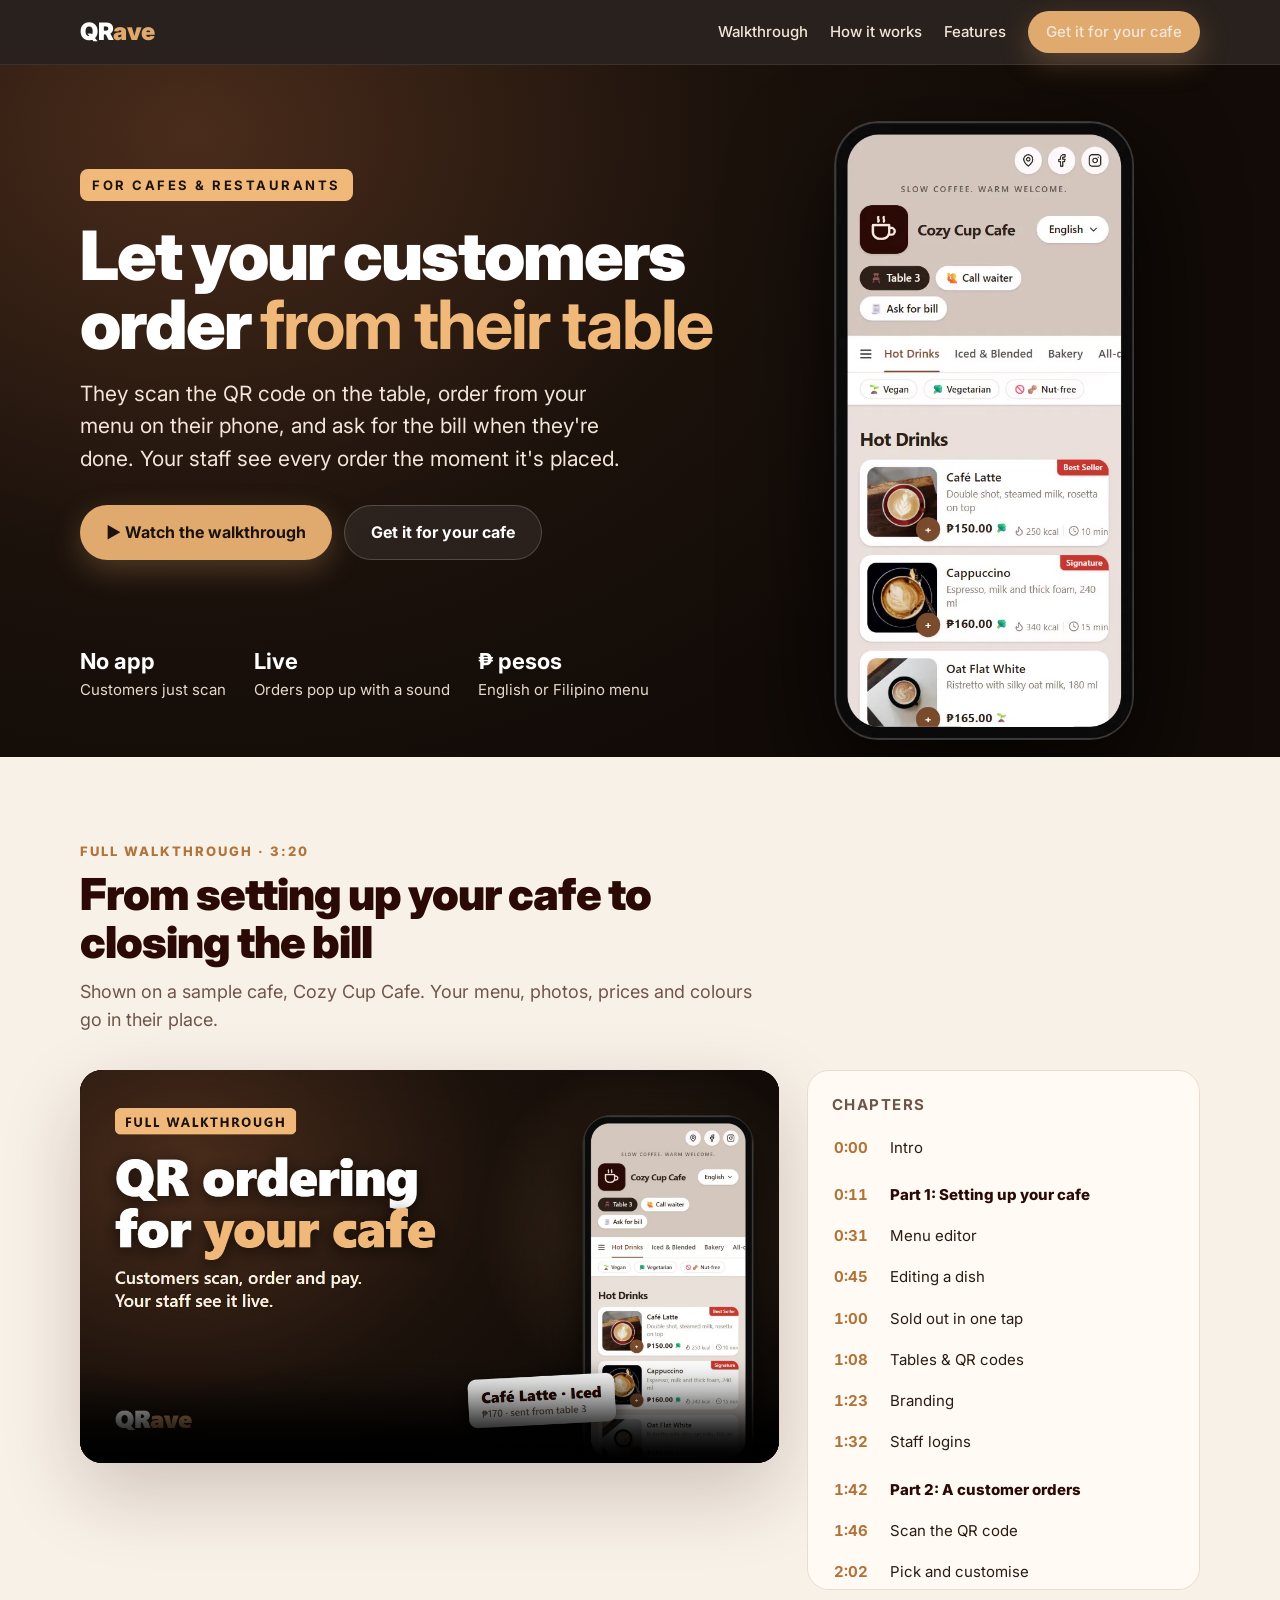
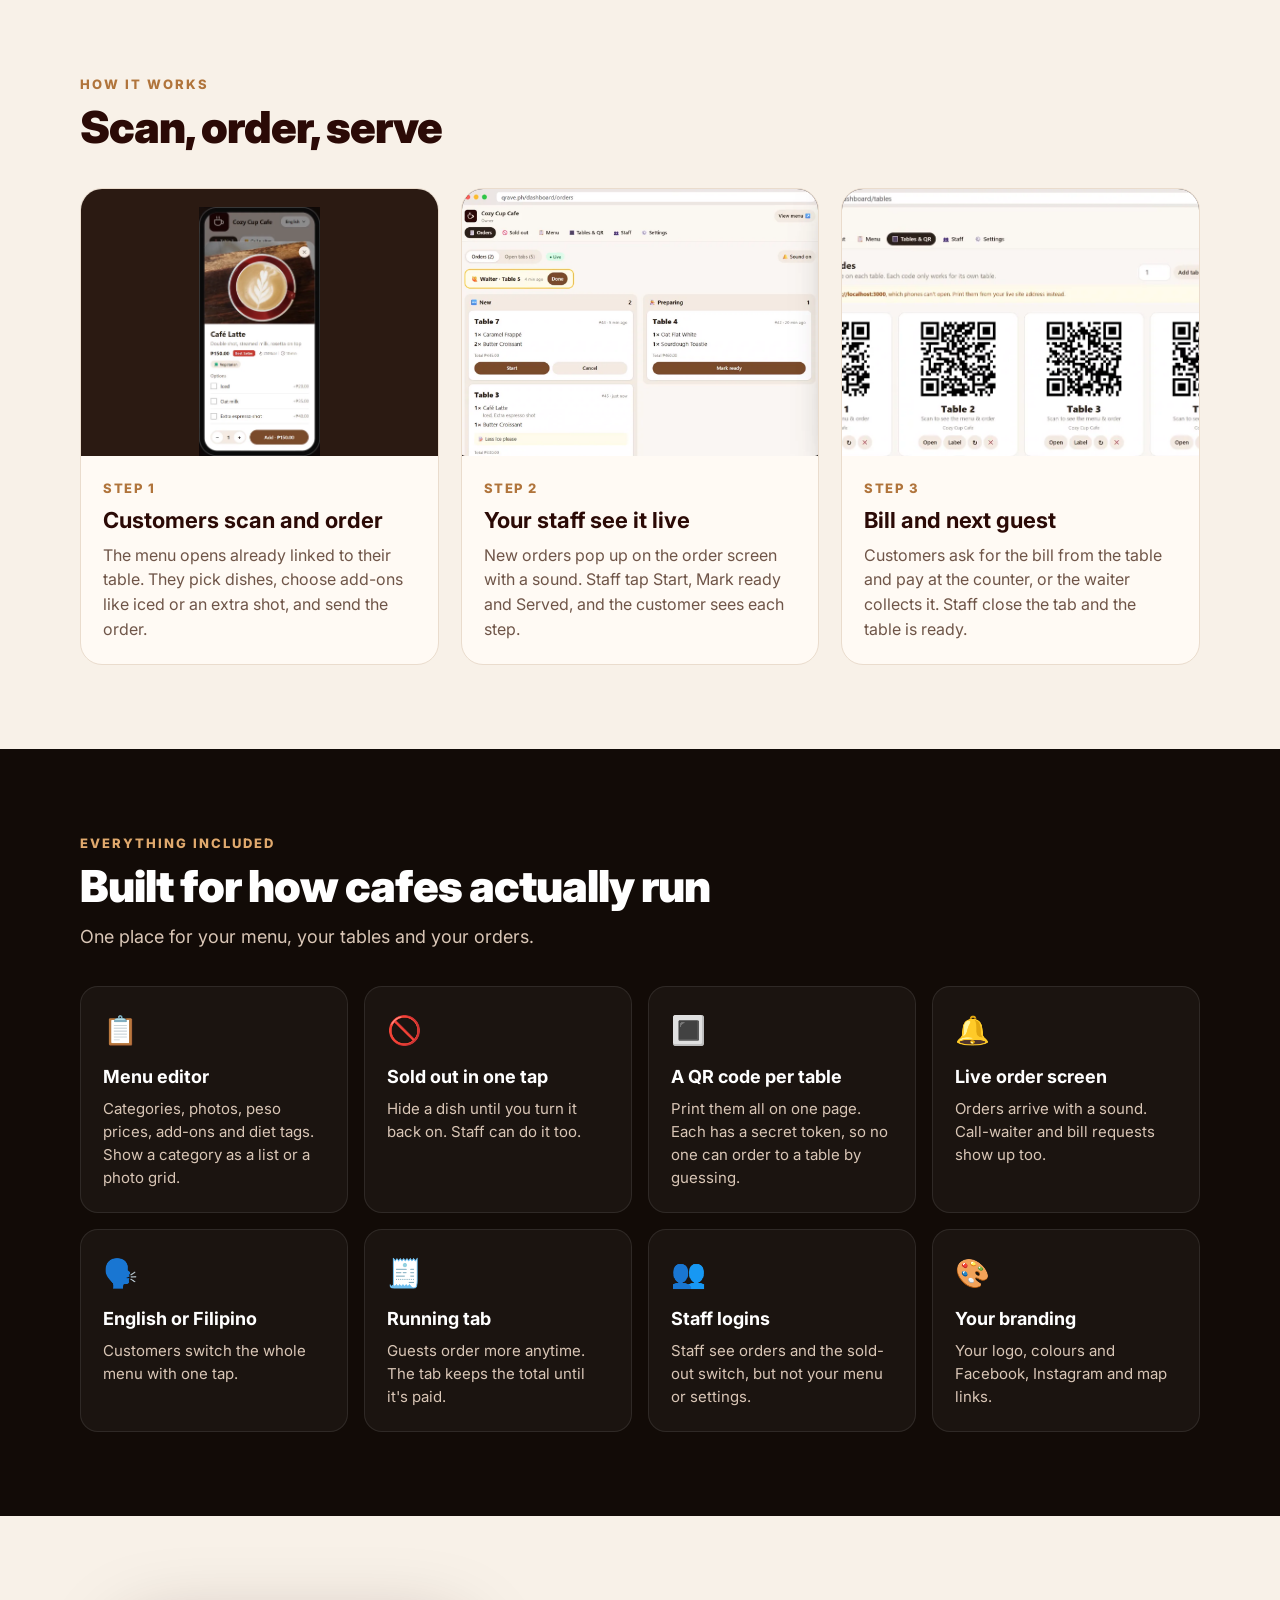
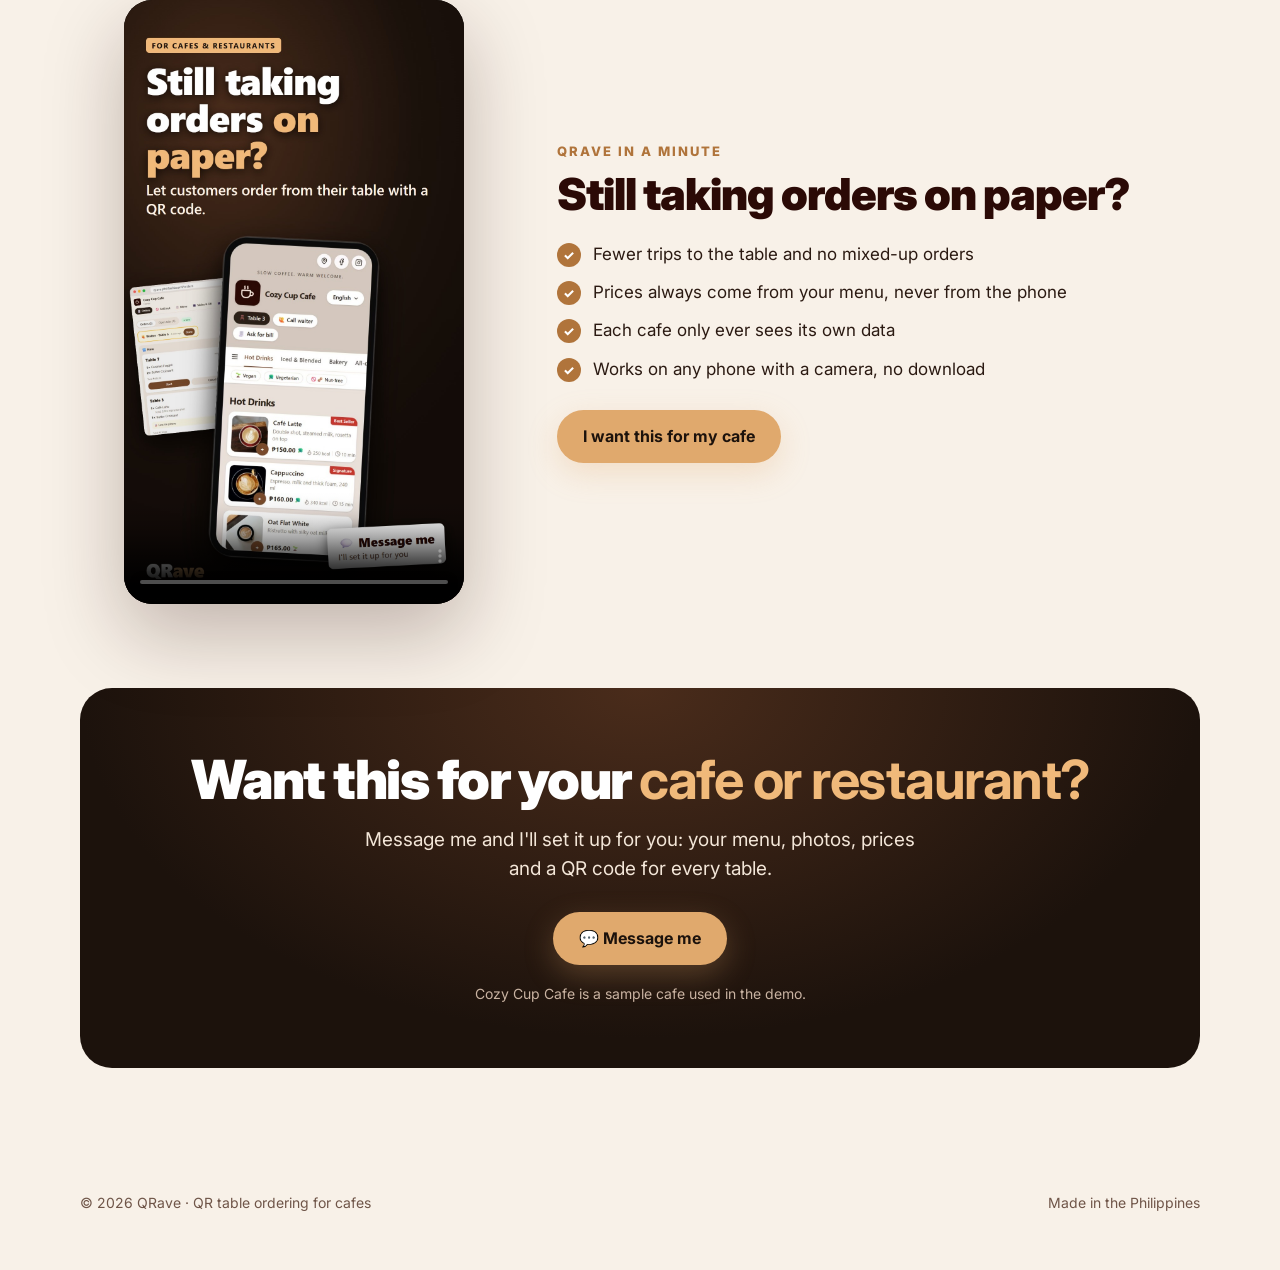
<file: index.html>
<!doctype html>
<html lang="en">
<head>
<meta charset="utf-8">
<meta name="viewport" content="width=device-width,initial-scale=1">
<title>QRave · QR table ordering for cafes and restaurants</title>
<meta name="description" content="Customers scan a QR code at their table, order from your menu on their phone, and your staff see it live. Watch the full walkthrough.">
<meta property="og:type" content="website">
<meta property="og:title" content="QRave · QR table ordering for cafes and restaurants">
<meta property="og:description" content="Customers scan, order and ask for the bill from their table. Your staff see every order live.">
<meta property="og:image" content="https://yael1510.github.io/qrave-showcase/media/thumbnail-cozy-cup-1280x720.jpg">
<meta property="og:url" content="https://yael1510.github.io/qrave-showcase/">
<meta name="twitter:card" content="summary_large_image">
<link rel="icon" href="data:image/svg+xml,<svg xmlns='http://www.w3.org/2000/svg' viewBox='0 0 64 64'><rect width='64' height='64' rx='15' fill='%232b0a06'/><text x='32' y='44' font-size='34' text-anchor='middle' fill='%23e0a96d' font-family='Arial' font-weight='900'>Q</text></svg>">
<link rel="preconnect" href="https://fonts.googleapis.com">
<link href="https://fonts.googleapis.com/css2?family=Inter:wght@400;500;700;800;900&display=swap" rel="stylesheet">
<link rel="stylesheet" href="style.css?v=2">
</head>
<body>

<nav class="nav"><div class="wrap">
  <a class="brand" href="#">QR<span>ave</span></a>
  <div class="links">
    <a href="#walkthrough">Walkthrough</a>
    <a href="#how">How it works</a>
    <a href="#features">Features</a>
    <a class="btn btn-gold" href="#contact">Get it for your cafe</a>
  </div>
</div></nav>

<header class="hero">
  <div class="wrap">
    <div>
      <span class="eyebrow">For cafes &amp; restaurants</span>
      <h1>Let your customers order <b>from their table</b></h1>
      <p class="lead">They scan the QR code on the table, order from your menu on their phone, and ask for the bill when they're done. Your staff see every order the moment it's placed.</p>
      <div class="ctas">
        <a class="btn btn-gold" href="#walkthrough">▶ Watch the walkthrough</a>
        <a class="btn btn-ghost" href="#contact">Get it for your cafe</a>
      </div>
    </div>
    <div class="shot"><img src="media/cozy-phone.webp" alt="The Cozy Cup Cafe menu open on a phone at table 3" width="507" height="1044"></div>
  </div>
  <div class="wrap stats">
    <div><b>No app</b>Customers just scan</div>
    <div><b>Live</b>Orders pop up with a sound</div>
    <div><b>₱ pesos</b>English or Filipino menu</div>
  </div>
</header>

<section id="walkthrough">
  <div class="wrap">
    <div class="sec-head">
      <div class="kicker">Full walkthrough · 3:20</div>
      <h2>From setting up your cafe to closing the bill</h2>
      <p>Shown on a sample cafe, Cozy Cup Cafe. Your menu, photos, prices and colours go in their place.</p>
    </div>
    <div class="video-grid">
      <div class="player"><video id="vid" controls preload="metadata" playsinline poster="media/thumbnail-cozy-cup-1280x720.jpg" src="media/qrave-walkthrough.mp4"></video></div>
      <div class="chapters" id="chapters"><h3>Chapters</h3></div>
    </div>
  </div>
</section>

<section id="how" style="padding-top:0">
  <div class="wrap">
    <div class="sec-head">
      <div class="kicker">How it works</div>
      <h2>Scan, order, serve</h2>
    </div>
    <div class="steps">
      <div class="step"><div class="img phone"><img src="media/cozy-dish.webp" alt="Customising a café latte on the phone menu"></div>
        <div class="body"><div class="n">STEP 1</div><h3>Customers scan and order</h3><p>The menu opens already linked to their table. They pick dishes, choose add-ons like iced or an extra shot, and send the order.</p></div></div>
      <div class="step"><div class="img"><img src="media/cozy-board.webp" alt="The live order screen with new orders"></div>
        <div class="body"><div class="n">STEP 2</div><h3>Your staff see it live</h3><p>New orders pop up on the order screen with a sound. Staff tap Start, Mark ready and Served, and the customer sees each step.</p></div></div>
      <div class="step"><div class="img"><img src="media/cozy-tables.webp" alt="Printable QR codes for every table"></div>
        <div class="body"><div class="n">STEP 3</div><h3>Bill and next guest</h3><p>Customers ask for the bill from the table and pay at the counter, or the waiter collects it. Staff close the tab and the table is ready.</p></div></div>
    </div>
  </div>
</section>

<section id="features" class="dark">
  <div class="wrap">
    <div class="sec-head">
      <div class="kicker">Everything included</div>
      <h2>Built for how cafes actually run</h2>
      <p>One place for your menu, your tables and your orders.</p>
    </div>
    <div class="features">
      <div class="feat"><div class="ico">📋</div><h3>Menu editor</h3><p>Categories, photos, peso prices, add-ons and diet tags. Show a category as a list or a photo grid.</p></div>
      <div class="feat"><div class="ico">🚫</div><h3>Sold out in one tap</h3><p>Hide a dish until you turn it back on. Staff can do it too.</p></div>
      <div class="feat"><div class="ico">🔳</div><h3>A QR code per table</h3><p>Print them all on one page. Each has a secret token, so no one can order to a table by guessing.</p></div>
      <div class="feat"><div class="ico">🔔</div><h3>Live order screen</h3><p>Orders arrive with a sound. Call-waiter and bill requests show up too.</p></div>
      <div class="feat"><div class="ico">🗣️</div><h3>English or Filipino</h3><p>Customers switch the whole menu with one tap.</p></div>
      <div class="feat"><div class="ico">🧾</div><h3>Running tab</h3><p>Guests order more anytime. The tab keeps the total until it's paid.</p></div>
      <div class="feat"><div class="ico">👥</div><h3>Staff logins</h3><p>Staff see orders and the sold-out switch, but not your menu or settings.</p></div>
      <div class="feat"><div class="ico">🎨</div><h3>Your branding</h3><p>Your logo, colours and Facebook, Instagram and map links.</p></div>
    </div>
  </div>
</section>

<section>
  <div class="wrap ad">
    <video controls preload="metadata" playsinline poster="media/ad-cover-1080x1920.jpg" src="media/qrave-in-a-minute.mp4"></video>
    <div>
      <div class="kicker">QRave in a minute</div>
      <div class="sec-head" style="margin-bottom:0"><h2>Still taking orders on paper?</h2></div>
      <ul>
        <li>Fewer trips to the table and no mixed-up orders</li>
        <li>Prices always come from your menu, never from the phone</li>
        <li>Each cafe only ever sees its own data</li>
        <li>Works on any phone with a camera, no download</li>
      </ul>
      <a class="btn btn-gold" href="#contact">I want this for my cafe</a>
    </div>
  </div>
</section>

<section id="contact" style="padding-top:0">
  <div class="wrap">
    <div class="cta">
      <h2>Want this for your <b>cafe or restaurant?</b></h2>
      <p>Message me and I'll set it up for you: your menu, photos, prices and a QR code for every table.</p>
      <a class="btn btn-gold" href="https://m.me/yael1510" target="_blank" rel="noopener" id="msg">💬 Message me</a>
      <div class="note">Cozy Cup Cafe is a sample cafe used in the demo.</div>
    </div>
  </div>
</section>

<footer><div class="wrap"><span>© 2026 QRave · QR table ordering for cafes</span><span>Made in the Philippines</span></div></footer>

<script src="chapters.js"></script>
<script>chapters('vid', 'chapters', [[0,"Intro"],[11,"Part 1: Setting up your cafe",1],[31,"Menu editor"],[45,"Editing a dish"],[60,"Sold out in one tap"],[68,"Tables & QR codes"],[83,"Branding"],[92,"Staff logins"],[102,"Part 2: A customer orders",1],[106,"Scan the QR code"],[122,"Pick and customise"],[130,"Send the order"],[144,"Part 3: Your staff serve it",1],[147,"Live order screen"],[161,"Ask for the bill"],[168,"Pay and close the tab"],[181,"Built-in security"]]);</script>
</body>
</html>
</file>
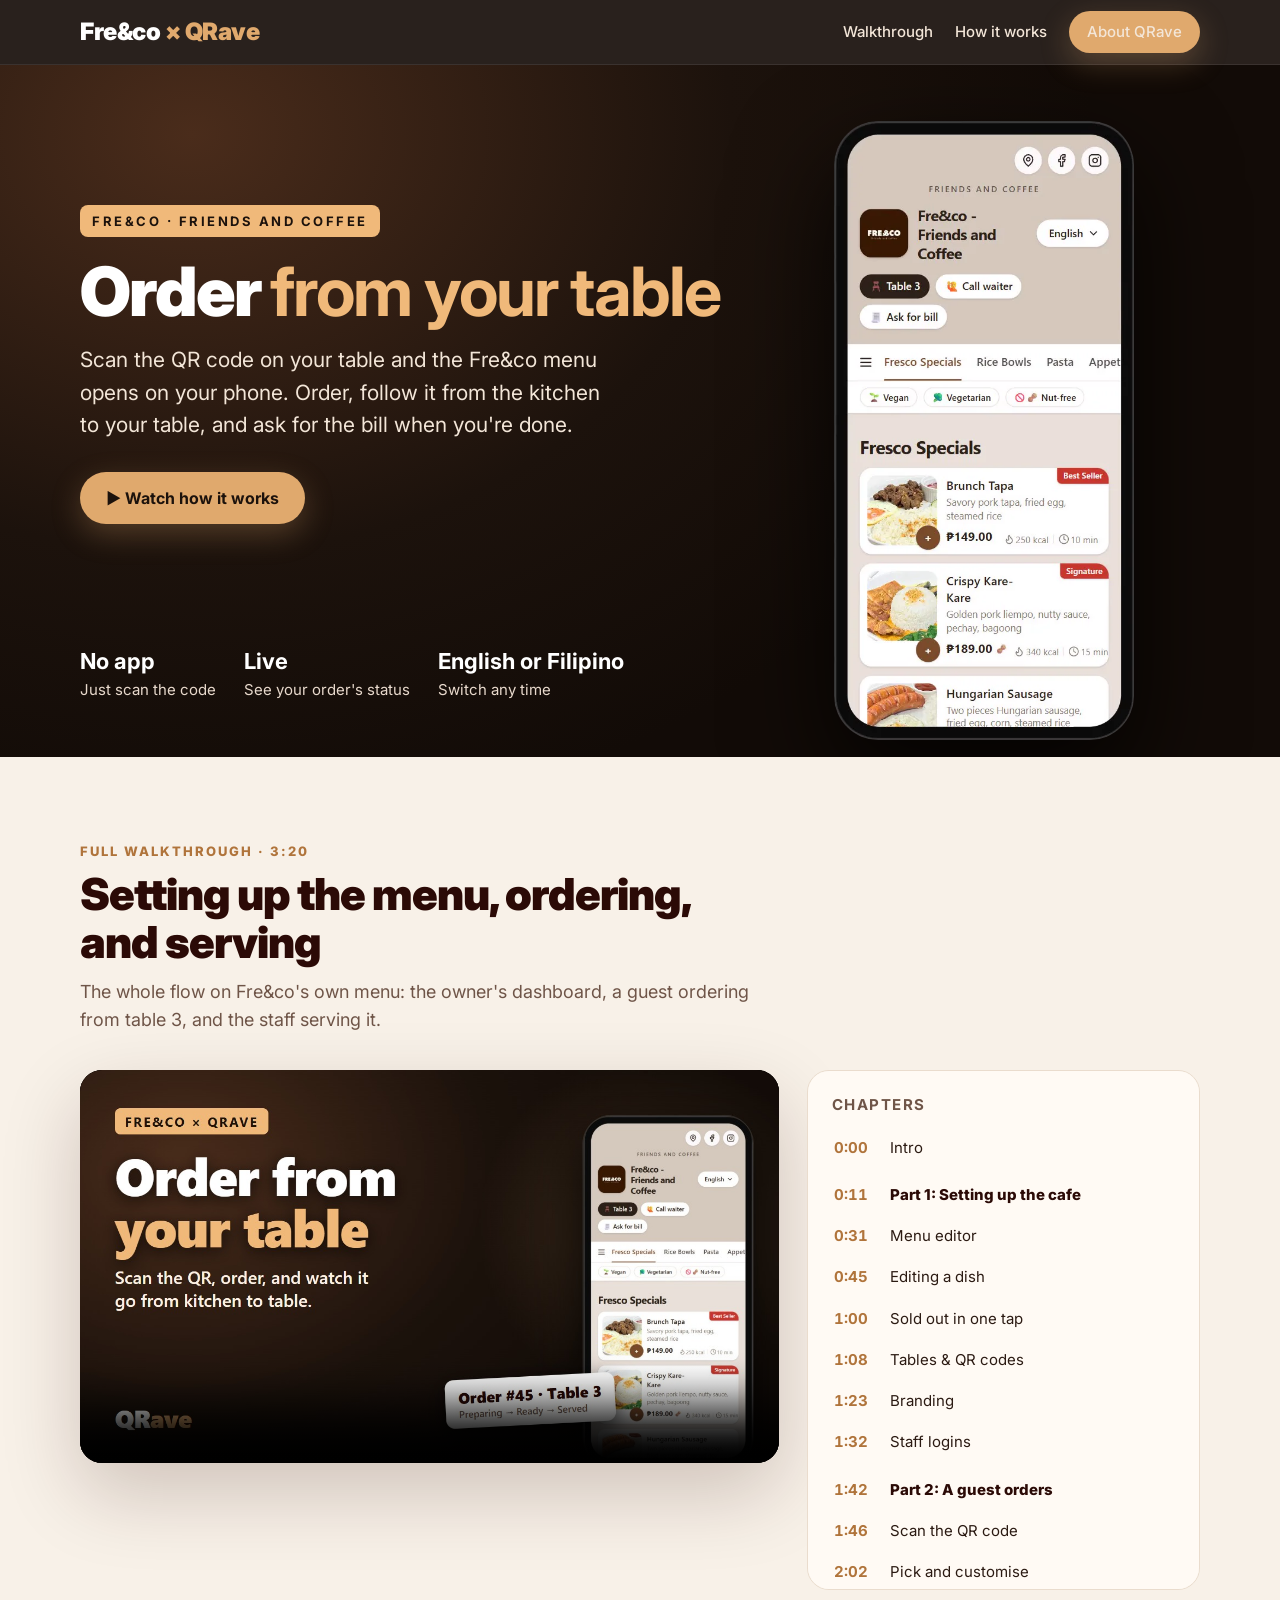
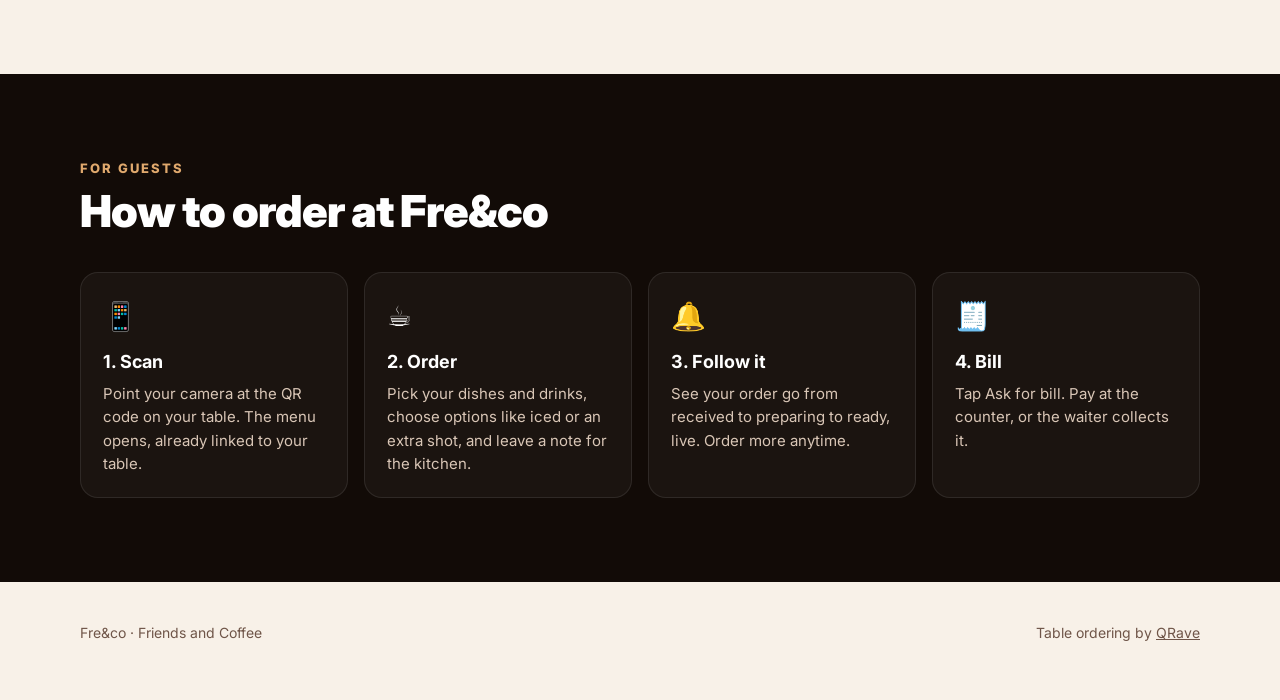
<file: fresco/index.html>
<!doctype html>
<html lang="en">
<head>
<meta charset="utf-8">
<meta name="viewport" content="width=device-width,initial-scale=1">
<title>Fre&amp;co × QRave · Order from your table</title>
<meta name="description" content="How table ordering works at Fre&co - Friends and Coffee: scan the QR code, order from your phone, and watch your order go from the kitchen to your table.">
<meta property="og:type" content="website">
<meta property="og:title" content="Fre&co × QRave · Order from your table">
<meta property="og:description" content="Scan the QR code on your table, order from your phone, and follow your order live.">
<meta property="og:image" content="https://yael1510.github.io/qrave-showcase/media/thumbnail-fresco-1280x720.jpg">
<meta property="og:url" content="https://yael1510.github.io/qrave-showcase/fresco/">
<meta name="twitter:card" content="summary_large_image">
<link rel="icon" href="data:image/svg+xml,<svg xmlns='http://www.w3.org/2000/svg' viewBox='0 0 64 64'><rect width='64' height='64' rx='15' fill='%23381801'/><text x='32' y='44' font-size='34' text-anchor='middle' fill='%23e0a96d' font-family='Arial' font-weight='900'>Q</text></svg>">
<link rel="preconnect" href="https://fonts.googleapis.com">
<link href="https://fonts.googleapis.com/css2?family=Inter:wght@400;500;700;800;900&display=swap" rel="stylesheet">
<link rel="stylesheet" href="../style.css?v=2">
</head>
<body>

<nav class="nav"><div class="wrap">
  <a class="brand" href="#">Fre&amp;co <span>× QRave</span></a>
  <div class="links">
    <a href="#walkthrough">Walkthrough</a>
    <a href="#how">How it works</a>
    <a class="btn btn-gold" href="../">About QRave</a>
  </div>
</div></nav>

<header class="hero">
  <div class="wrap">
    <div>
      <span class="eyebrow">Fre&amp;co · Friends and Coffee</span>
      <h1>Order <b>from your table</b></h1>
      <p class="lead">Scan the QR code on your table and the Fre&amp;co menu opens on your phone. Order, follow it from the kitchen to your table, and ask for the bill when you're done.</p>
      <div class="ctas">
        <a class="btn btn-gold" href="#walkthrough">▶ Watch how it works</a>
      </div>
    </div>
    <div class="shot"><img src="../media/fresco-phone.webp" alt="The Fre&amp;co menu open on a phone at table 3" width="507" height="1044"></div>
  </div>
  <div class="wrap stats">
    <div><b>No app</b>Just scan the code</div>
    <div><b>Live</b>See your order's status</div>
    <div><b>English or Filipino</b>Switch any time</div>
  </div>
</header>

<section id="walkthrough">
  <div class="wrap">
    <div class="sec-head">
      <div class="kicker">Full walkthrough · 3:20</div>
      <h2>Setting up the menu, ordering, and serving</h2>
      <p>The whole flow on Fre&amp;co's own menu: the owner's dashboard, a guest ordering from table 3, and the staff serving it.</p>
    </div>
    <div class="video-grid">
      <div class="player"><video id="vid" controls preload="metadata" playsinline poster="../media/thumbnail-fresco-1280x720.jpg" src="../media/fresco-walkthrough.mp4"></video></div>
      <div class="chapters" id="chapters"><h3>Chapters</h3></div>
    </div>
  </div>
</section>

<section id="how" class="dark">
  <div class="wrap">
    <div class="sec-head">
      <div class="kicker">For guests</div>
      <h2>How to order at Fre&amp;co</h2>
    </div>
    <div class="features">
      <div class="feat"><div class="ico">📱</div><h3>1. Scan</h3><p>Point your camera at the QR code on your table. The menu opens, already linked to your table.</p></div>
      <div class="feat"><div class="ico">☕</div><h3>2. Order</h3><p>Pick your dishes and drinks, choose options like iced or an extra shot, and leave a note for the kitchen.</p></div>
      <div class="feat"><div class="ico">🔔</div><h3>3. Follow it</h3><p>See your order go from received to preparing to ready, live. Order more anytime.</p></div>
      <div class="feat"><div class="ico">🧾</div><h3>4. Bill</h3><p>Tap Ask for bill. Pay at the counter, or the waiter collects it.</p></div>
    </div>
  </div>
</section>

<footer><div class="wrap"><span>Fre&amp;co · Friends and Coffee</span><span>Table ordering by <a href="../">QRave</a></span></div></footer>

<script src="../chapters.js"></script>
<script>chapters('vid', 'chapters', [[0,"Intro"],[11,"Part 1: Setting up the cafe",1],[31,"Menu editor"],[45,"Editing a dish"],[60,"Sold out in one tap"],[68,"Tables & QR codes"],[83,"Branding"],[92,"Staff logins"],[102,"Part 2: A guest orders",1],[106,"Scan the QR code"],[122,"Pick and customise"],[130,"Send the order"],[143,"Part 3: The staff serve it",1],[147,"Live order screen"],[161,"Ask for the bill"],[168,"Pay and close the tab"],[181,"Built-in security"]]);</script>
</body>
</html>
</file>
<file: style.css>
:root{
  --ink:#1c120c; --deep:#120b07; --brown:#2b0a06; --gold:#e0a96d; --gold2:#f0b97a;
  --cream:#f8f1e8; --paper:#fffaf4; --text:#2b1a12; --muted:#6f5548; --line:#eadccd;
  --radius:22px;
}
*{box-sizing:border-box;margin:0;padding:0}
html{scroll-behavior:smooth}
body{font-family:"Inter",system-ui,-apple-system,"Segoe UI",sans-serif;background:var(--cream);color:var(--text);line-height:1.55;-webkit-font-smoothing:antialiased}
img,video{display:block;max-width:100%;height:auto}
a{color:inherit}
.wrap{width:min(1120px,100% - 32px);margin-inline:auto}

/* nav */
.nav{position:sticky;top:0;z-index:20;background:#120b07e6;backdrop-filter:blur(10px);border-bottom:1px solid #ffffff14}
.nav .wrap{display:flex;align-items:center;gap:16px;height:64px}
.brand{font-weight:900;font-size:24px;letter-spacing:-.5px;color:#fff;text-decoration:none}
.brand span{color:var(--gold)}
.nav .links{margin-left:auto;display:flex;gap:22px;align-items:center}
.nav .links a{color:#f3e6d8;text-decoration:none;font-size:15px;font-weight:500}
.nav .links a:hover{color:#fff}
.btn{display:inline-flex;align-items:center;justify-content:center;gap:10px;font-weight:700;font-size:16px;border-radius:999px;padding:14px 26px;text-decoration:none;border:0;cursor:pointer;transition:transform .15s,box-shadow .15s}
.btn:hover{transform:translateY(-1px)}
.btn-gold{background:var(--gold);color:var(--ink);box-shadow:0 10px 30px #e0a96d44}
.btn-ghost{background:#ffffff12;color:#fff;border:1px solid #ffffff2e}
.nav .btn{padding:9px 18px;font-size:14px}

/* hero */
.hero{background:radial-gradient(900px 700px at 15% 10%,#4a2c1b 0%,#1c120c 60%,#120b07 100%);color:#fff;overflow:hidden}
.hero .wrap{display:grid;grid-template-columns:1.2fr .8fr;gap:40px;align-items:center;padding:56px 0 0}
.eyebrow{display:inline-block;font-size:13px;font-weight:700;letter-spacing:2.5px;text-transform:uppercase;color:var(--ink);background:var(--gold2);padding:6px 12px;border-radius:8px}
.hero h1{font-size:clamp(40px,6vw,68px);line-height:1.02;letter-spacing:-2px;font-weight:900;margin:20px 0 18px}
.hero h1 b{color:var(--gold2)}
.hero p.lead{font-size:clamp(18px,2vw,21px);color:#f3e6d8;max-width:540px}
.hero .ctas{display:flex;gap:12px;flex-wrap:wrap;margin:30px 0 72px}
.hero .shot{align-self:end;justify-self:center;width:min(300px,100%);margin-bottom:-60px}
.hero .shot img{border-radius:44px;box-shadow:0 40px 100px #000c}
.hero .wrap.stats{display:flex;grid-template-columns:none;padding-top:0;align-items:flex-start;gap:28px;flex-wrap:wrap;margin-top:-36px;padding-bottom:56px;color:#e8d9cc;font-size:15px}
.stats b{display:block;color:#fff;font-size:22px}

/* sections */
section{padding:84px 0}
.sec-head{max-width:680px;margin-bottom:36px}
.sec-head h2{font-size:clamp(30px,4vw,44px);line-height:1.08;letter-spacing:-1px;font-weight:900;color:var(--brown)}
.sec-head p{color:var(--muted);font-size:18px;margin-top:12px}
.kicker{font-size:13px;font-weight:800;letter-spacing:2px;text-transform:uppercase;color:#b0743b;margin-bottom:10px}

/* video */
.video-grid{display:grid;grid-template-columns:1.6fr .9fr;gap:28px;align-items:start}
.player{border-radius:var(--radius);overflow:hidden;background:#000;box-shadow:0 30px 80px #2b0a0633}
.player video{width:100%;aspect-ratio:16/9;background:#000}
.chapters{background:var(--paper);border:1px solid var(--line);border-radius:var(--radius);padding:18px;max-height:520px;overflow:auto}
.chapters h3{font-size:15px;color:var(--muted);text-transform:uppercase;letter-spacing:1.5px;margin:4px 6px 10px}
.chapters button{display:flex;gap:12px;width:100%;text-align:left;background:none;border:0;padding:9px 8px;border-radius:10px;font:inherit;font-size:15px;color:var(--text);cursor:pointer}
.chapters button:hover,.chapters button.on{background:#f3e4d3}
.chapters button.part{font-weight:800;color:var(--brown);margin-top:6px}
.chapters time{font-variant-numeric:tabular-nums;color:#b0743b;font-weight:700;min-width:44px}

/* steps */
.steps{display:grid;grid-template-columns:repeat(3,1fr);gap:22px}
.step{background:var(--paper);border:1px solid var(--line);border-radius:var(--radius);overflow:hidden;display:flex;flex-direction:column}
.step .img{background:#2b1a12;aspect-ratio:4/3;overflow:hidden;display:flex;align-items:flex-start;justify-content:center}
.step .img img{width:100%;height:100%;object-fit:cover;object-position:top}
.step .img.phone img{width:62%;object-fit:contain;padding-top:18px}
.step .body{padding:22px}
.step .n{font-size:13px;font-weight:800;color:#b0743b;letter-spacing:1.5px}
.step h3{font-size:22px;color:var(--brown);margin:4px 0 6px}
.step p{color:var(--muted)}

/* features */
.dark{background:var(--deep);color:#fff}
.dark .sec-head h2{color:#fff}
.dark .sec-head p{color:#d9c6b6}
.dark .kicker{color:var(--gold)}
.features{display:grid;grid-template-columns:repeat(4,1fr);gap:16px}
.feat{background:#ffffff0a;border:1px solid #ffffff17;border-radius:18px;padding:22px}
.feat .ico{font-size:28px}
.feat h3{font-size:18px;margin:10px 0 6px}
.feat p{color:#d9c6b6;font-size:15px}

/* ad */
.ad{display:grid;grid-template-columns:.8fr 1.2fr;gap:48px;align-items:center}
.ad video{width:min(340px,100%);aspect-ratio:9/16;border-radius:28px;box-shadow:0 30px 80px #2b0a0644;background:#000;justify-self:center}
.ad ul{list-style:none;display:grid;gap:12px;margin:22px 0 28px}
.ad li{display:flex;gap:12px;font-size:17px}
.ad li::before{content:"✓";color:#fff;background:#b0743b;border-radius:50%;width:24px;height:24px;flex:none;display:grid;place-items:center;font-size:13px;font-weight:800;margin-top:2px}

/* cta */
.cta{background:radial-gradient(800px 500px at 50% 0%,#4a2c1b 0%,#1c120c 70%);color:#fff;text-align:center;border-radius:32px;padding:64px 24px;margin:0 auto}
.cta h2{font-size:clamp(32px,5vw,54px);line-height:1.05;letter-spacing:-1.5px;font-weight:900}
.cta h2 b{color:var(--gold2)}
.cta p{color:#f3e6d8;font-size:19px;max-width:560px;margin:16px auto 28px}
.cta .note{font-size:14px;color:#c9b3a2;margin-top:18px}

footer{padding:40px 0 56px;color:var(--muted);font-size:14px}
footer .wrap{display:flex;gap:16px;justify-content:space-between;flex-wrap:wrap}

@media (max-width:900px){
  .hero .wrap{grid-template-columns:1fr;padding-top:48px}
  .hero .shot{width:min(300px,80%);margin-bottom:-40px}
  .hero .ctas{margin-bottom:40px}
  .hero .wrap.stats{margin-top:0;padding-top:64px}
  .video-grid,.ad{grid-template-columns:1fr}
  .chapters{max-height:none}
  .steps{grid-template-columns:1fr}
  .features{grid-template-columns:1fr 1fr}
  .nav .links a:not(.btn){display:none}
}
@media (max-width:520px){
  section{padding:60px 0}
  .features{grid-template-columns:1fr}
}
</file>
